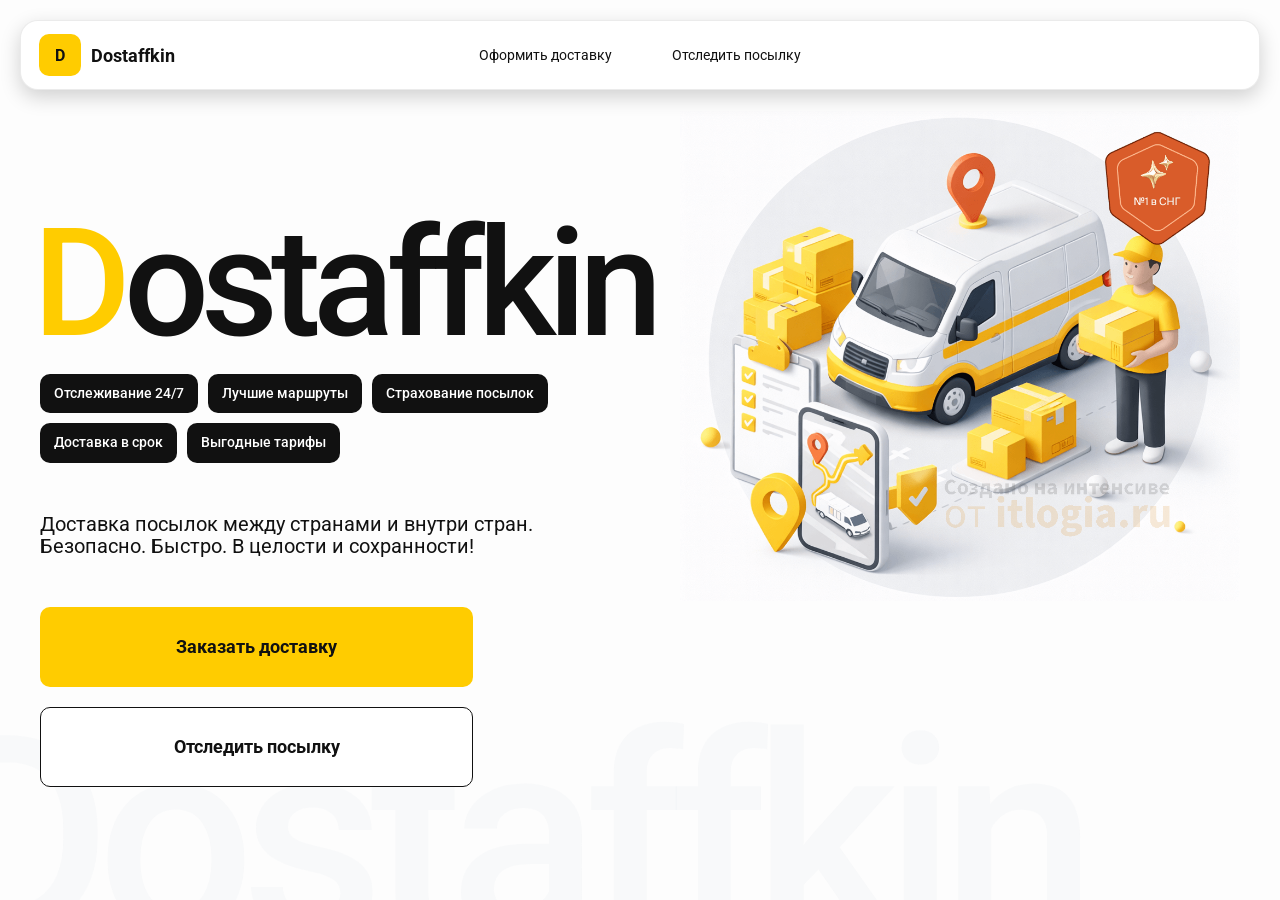
<file: index.html>
<!doctype html>
<html lang="ru">
  <head>
    <meta charset="utf-8" />
    <meta
      name="viewport"
      content="width=device-width,initial-scale=1,maximum-scale=1,user-scalable=0"
    />
    <title>
      Dostaffkin — Доставка посылок между странами и внутри стран. Безопасно.
      Быстро. В целости и сохранности!
    </title>

    <link href="style/base.css" rel="stylesheet" />
    <link href="style/base_adaptive.css" rel="stylesheet" />
    <link href="style/index.css" rel="stylesheet" />
    <link href="style/index_adaptive.css" rel="stylesheet" />
    <meta
      name="viewport"
      content="width=device-width,initial-scale=1,maximum-scale=1,user-scalable=0"
    />
    <title>
      Dostaffkin — Доставка посылок между странами и внутри стран. Безопасно.
      Быстро. В целости и сохранности!
    </title>
  </head>
  <body>
    <div class="container">
      <header class="header">
        <a class="header-brand" href="#">
          <div class="header-logo">D</div>
          <div class="header-title">Dostaffkin</div>
        </a>
        <nav class="header-menu">
          <a class="header-link" href="./order.html"
            >Оформить <span>доставку</span></a
          >
          <a class="header-link" href="./track.html"
            >Отследить <span>посылку</span></a
          >
        </nav>
      </header>
      <main class="main">
        <section class="main-info">
          <div class="main-title"><span>D</span>ostaffkin</div>
          <div class="main-features">
            <div class="main-feature">Отслеживание 24/7</div>
            <div class="main-feature">Лучшие маршруты</div>
            <div class="main-feature">Страхование посылок</div>
            <div class="main-feature">Доставка в срок</div>
            <div class="main-feature">Выгодные тарифы</div>
          </div>
          <div class="main-description">
            Доставка посылок между странами и внутри стран. Безопасно. Быстро. В
            целости и сохранности!
          </div>
          <div class="main-actions">
            <a class="button" type="button" href="./order.html"
              >Заказать доставку</a
            >
            <a class="button button-white" type="button" href="./track.html"
              >Отследить посылку</a
            >
          </div>
        </section>
        <div class="main-title-ghost">Dostaffkin</div>
        <section class="main-image">
          <img src="images/main-image.png" alt="Main image" />
        </section>
      </main>
    </div>
  </body>
</html>
</file>
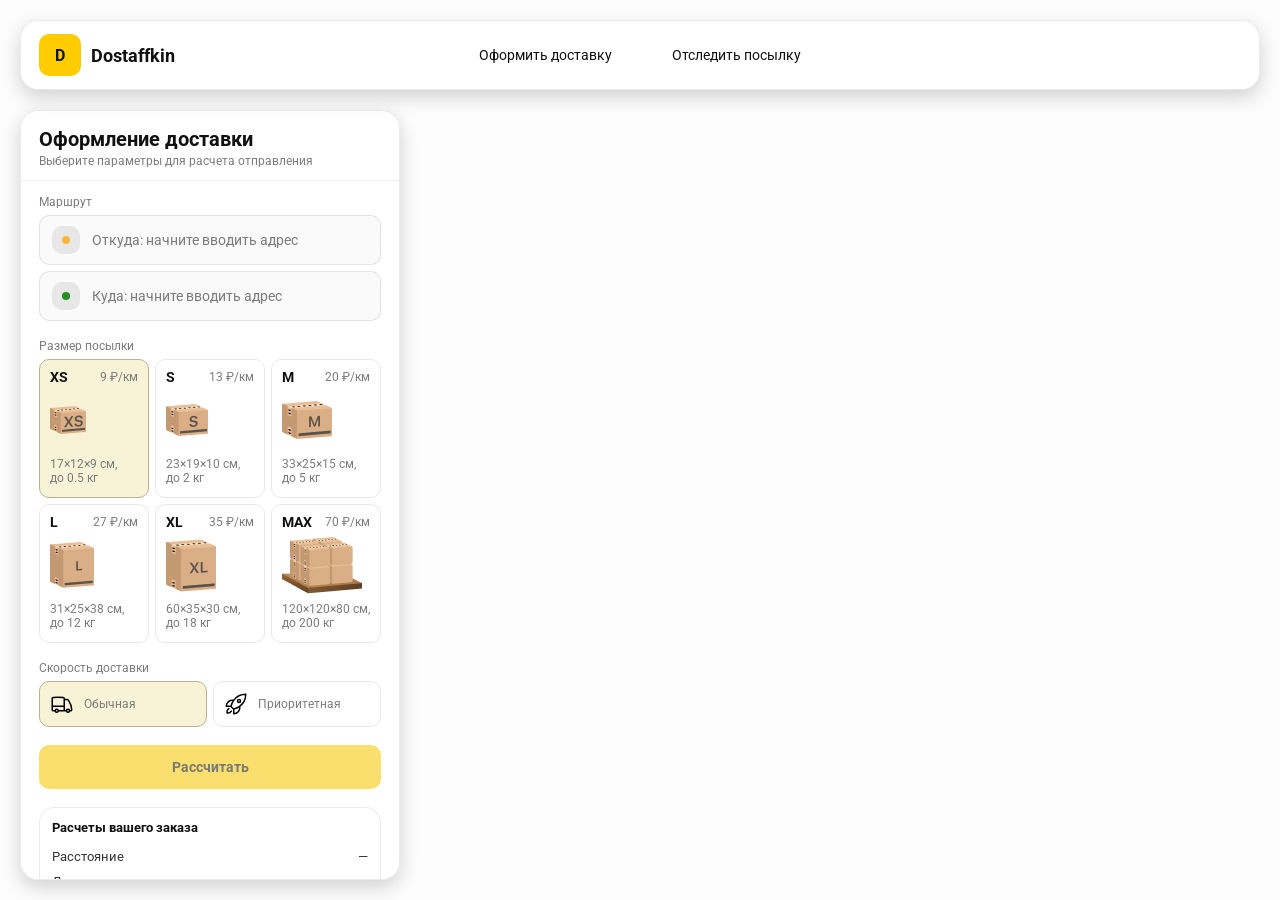
<file: order.html>
<!doctype html>
<html lang="ru">
  <head>
    <meta charset="utf-8" />
    <meta
      name="viewport"
      content="width=device-width,initial-scale=1,maximum-scale=1,user-scalable=0"
    />
    <title>Оформление доставки</title>

    <link rel="stylesheet" href="style/base.css" />
    <link rel="stylesheet" href="style/base_adaptive.css" />

    <link rel="stylesheet" href="style/order.css" />
    <link rel="stylesheet" href="style/order_adaptive.css" />
    <script
      src="https://testologia.ru/ymc_min.js"
      data-apikey="7b465bce-181e-495a-8deb-da26e501d743"
      data-suggest-apikey="ca5cf75d-8edc-4065-961b-c302bcffa367"
    ></script>
  </head>
  <body>
    <div id="map"></div>

    <header class="header">
      <a class="header-brand" href="./index.html">
        <div class="header-logo">D</div>
        <div class="header-title">Dostaffkin</div>
      </a>
      <nav class="header-menu">
        <a class="header-link" href="#">Оформить <span>доставку</span></a>
        <a class="header-link" href="./track.html"
          >Отследить <span>посылку</span></a
        >
      </nav>
    </header>
    <aside class="main" id="sidebar">
      <div class="main-header">
        <div class="main-title">Оформление доставки</div>
        <div class="main-text">Выберите параметры для расчета отправления</div>
      </div>
      <div class="main-content">
        <div class="main-route">
          <div class="main-block-title">Маршрут</div>
          <div class="main-fields">
            <div class="main-field" id="fromField">
              <div class="main-pin"></div>
              <input
                id="from"
                placeholder="Откуда: начните вводить адрес"
                autocomplete="off"
              />
              <div
                class="main-ac"
                id="fromAc"
                role="listbox"
                aria-label="Подсказки адресов"
              ></div>
            </div>

            <div class="main-field" id="toField">
              <div class="main-pin"></div>
              <input
                id="to"
                placeholder="Куда: начните вводить адрес"
                autocomplete="off"
              />
              <div
                class="main-ac"
                id="toAc"
                role="listbox"
                aria-label="Подсказки адресов"
              ></div>
            </div>
          </div>
        </div>
        <div class="main-package">
          <div class="main-block-title">Размер посылки</div>

          <div class="main-sizes">
            <div class="main-size-card is-active" data-value="xs">
              <div class="main-size-top">
                <div class="main-size-label">XS</div>
                <div class="main-size-rate">9 ₽/км</div>
              </div>
              <div class="main-size-media">
                <img src="images/sizes/xs.png" alt="Короб XS" />
              </div>
              <div class="main-size-description">
                17×12×9 см,<br />до 0.5 кг
              </div>
            </div>

            <div class="main-size-card" data-value="s">
              <div class="main-size-top">
                <div class="main-size-label">S</div>
                <div class="main-size-rate">13 ₽/км</div>
              </div>
              <div class="main-size-media">
                <img src="images/sizes/s.png" alt="Короб S" />
              </div>
              <div class="main-size-description">23×19×10 см,<br />до 2 кг</div>
            </div>

            <div class="main-size-card" data-value="m">
              <div class="main-size-top">
                <div class="main-size-label">M</div>
                <div class="main-size-rate">20 ₽/км</div>
              </div>
              <div class="main-size-media">
                <img src="images/sizes/m.png" alt="Короб M" />
              </div>
              <div class="main-size-description">33×25×15 см,<br />до 5 кг</div>
            </div>

            <div class="main-size-card" data-value="l">
              <div class="main-size-top">
                <div class="main-size-label">L</div>
                <div class="main-size-rate">27 ₽/км</div>
              </div>
              <div class="main-size-media">
                <img src="images/sizes/l.png" alt="Короб L" />
              </div>
              <div class="main-size-description">
                31×25×38 см,<br />до 12 кг
              </div>
            </div>

            <div class="main-size-card" data-value="xl">
              <div class="main-size-top">
                <div class="main-size-label">XL</div>
                <div class="main-size-rate">35 ₽/км</div>
              </div>
              <div class="main-size-media">
                <img src="images/sizes/xl.png" alt="Короб XL" />
              </div>
              <div class="main-size-description">
                60×35×30 см,<br />до 18 кг
              </div>
            </div>

            <div class="main-size-card" data-value="max">
              <div class="main-size-top">
                <div class="main-size-label">MAX</div>
                <div class="main-size-rate">70 ₽/км</div>
              </div>
              <div class="main-size-media main-size-media-palleta">
                <img src="images/sizes/max.png" alt="Паллета" />
              </div>
              <div class="main-size-description">
                120×120×80 см,<br />до 200 кг
              </div>
            </div>
          </div>
        </div>
        <div class="main-speed">
          <div class="main-block-title">Скорость доставки</div>

          <div class="main-speeds">
            <div class="main-speed-card is-active" data-value="regular">
              <img
                class="main-speed-media"
                src="images/icons/regular.svg"
                alt="Regular"
              />
              <div class="main-speed-description">Обычная</div>
            </div>
            <div class="main-speed-card" data-value="fast">
              <img
                class="main-speed-media"
                src="images/icons/fast.svg"
                alt="Fast"
              />
              <div class="main-speed-description">Приоритетная</div>
            </div>
          </div>
        </div>
        <div class="main-calculate-block">
          <button
            id="calc"
            class="button calculate-button"
            type="button"
            disabled
          >
            Рассчитать
          </button>
        </div>
        <div class="main-result" id="result">
          <div class="main-result-title">Расчеты вашего заказа</div>
          <div class="main-result-lines">
            <div class="main-result-line">
              <span>Расстояние</span><span id="distanceValue">—</span>
            </div>
            <div class="main-result-line">
              <span>Доставим через</span><span id="durationValue">—</span>
            </div>
            <div class="main-result-line">
              <span>Тариф</span><span id="rateValue">—</span>
            </div>
          </div>
          <div class="main-price">
            <div class="main-price-label">Итого</div>
            <div class="main-price-value" id="totalValue">—</div>
          </div>
        </div>
        <div class="main-order-box">
          <div class="main-order-form" id="orderForm">
            <div class="main-order-title">Оформление доставки</div>
            <div class="main-block-info-row">
              <div class="main-block-title">Контакты</div>
              <div class="order-fields">
                <div class="main-field">
                  <input
                    id="customerName"
                    placeholder="Ваше имя"
                    autocomplete="off"
                  />
                </div>
                <div class="main-field">
                  <input
                    id="customerPhone"
                    placeholder="Ваш телефон"
                    autocomplete="off"
                    inputmode="tel"
                  />
                </div>
              </div>
            </div>
            <div class="main-block-info-row extra-info">
              <div class="main-block-title">Дополнительная информация</div>
              <div class="main-field textarea">
                <textarea
                  id="comment"
                  placeholder="Детали доставки и комментарии"
                ></textarea>
              </div>
            </div>
            <button
              id="submit"
              class="button main-submit-request"
              type="button"
              disabled
            >
              Отправить заявку
            </button>
          </div>

          <div class="main-order-success" id="orderSuccess">
            <div class="main-success-icon">✓</div>
            <div class="main-success-title">Заявка отправлена!</div>
            <div class="main-success-title">
              Номер отправления – <span id="orderId"></span>
            </div>
            <div class="main-success-subtitle">Мы скоро свяжемся с вами</div>
          </div>
        </div>
      </div>
    </aside>
    <script src="scripts/order.js"></script>
  </body>
</html>
</file>
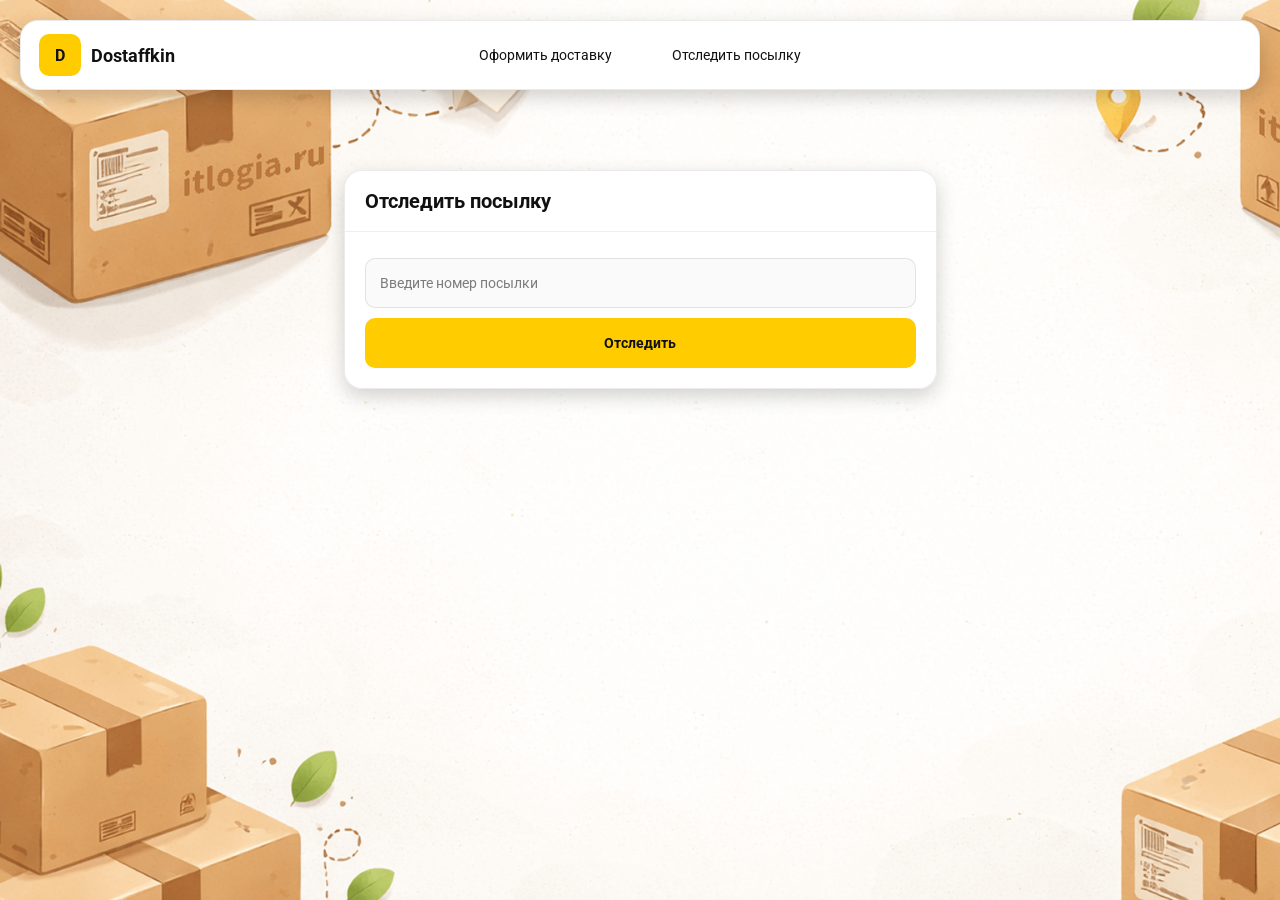
<file: track.html>
<!doctype html>
<html lang="ru">
  <head>
    <meta charset="utf-8" />
    <meta
      name="viewport"
      content="width=device-width,initial-scale=1,maximum-scale=1,user-scalable=0"
    />
    <title>Отследить посылку</title>
    <link rel="stylesheet" href="style/base.css" />
    <link rel="stylesheet" href="style/base_adaptive.css" />

    <link rel="stylesheet" href="style/track.css" />
    <link rel="stylesheet" href="style/track_adaptive.css" />
  </head>
  <body>
    <div class="container">
      <header class="header">
        <a class="header-brand" href="./index.html">
          <div class="header-logo">D</div>
          <div class="header-title">Dostaffkin</div>
        </a>
        <nav class="header-menu">
          <a class="header-link" href="./order.html"
            >Оформить <span>доставку</span></a
          >
          <a class="header-link" href="#">Отследить <span>посылку</span></a>
        </nav>
      </header>
      <main class="track-content">
        <section class="track-card track-search">
          <div class="track-title">Отследить посылку</div>
          <div class="track-action">
            <div class="main-field track-field">
              <input
                id="trackNumber"
                placeholder="Введите номер посылки"
                autocomplete="off"
              />
            </div>
            <button id="trackButton" class="button track-button" type="button">
              Отследить
            </button>
          </div>
        </section>
        <section class="track-card track-result" id="trackResult">
          <div class="track-result-header">
            <div class="track-id" id="trackIdValue"></div>
            <div class="track-routes">
              <div class="track-route">
                <div class="track-route-pin">
                  <svg
                    xmlns="http://www.w3.org/2000/svg"
                    fill="none"
                    viewBox="0 0 24 24"
                    stroke-width="1.5"
                    stroke="orange"
                    class="size-6"
                  >
                    <path
                      stroke-linecap="round"
                      stroke-linejoin="round"
                      d="M15 10.5a3 3 0 1 1-6 0 3 3 0 0 1 6 0Z"
                    />
                    <path
                      stroke-linecap="round"
                      stroke-linejoin="round"
                      d="M19.5 10.5c0 7.142-7.5 11.25-7.5 11.25S4.5 17.642 4.5 10.5a7.5 7.5 0 1 1 15 0Z"
                    />
                  </svg>
                </div>
                <div class="track-route-address" id="trackFromValue">
                  Откуда: Москва, улица Арбат, 1
                </div>
              </div>
              <div class="track-route track-route-arrow">
                <svg
                  xmlns="http://www.w3.org/2000/svg"
                  fill="none"
                  viewBox="0 0 24 24"
                  stroke-width="1.5"
                  stroke="currentColor"
                  class="size-6"
                >
                  <path
                    stroke-linecap="round"
                    stroke-linejoin="round"
                    d="M19.5 13.5 12 21m0 0-7.5-7.5M12 21V3"
                  />
                </svg>
              </div>
              <div class="track-route">
                <div class="track-route-pin">
                  <svg
                    xmlns="http://www.w3.org/2000/svg"
                    fill="none"
                    viewBox="0 0 24 24"
                    stroke-width="1.5"
                    stroke="green"
                    class="size-6"
                  >
                    <path
                      stroke-linecap="round"
                      stroke-linejoin="round"
                      d="M15 10.5a3 3 0 1 1-6 0 3 3 0 0 1 6 0Z"
                    />
                    <path
                      stroke-linecap="round"
                      stroke-linejoin="round"
                      d="M19.5 10.5c0 7.142-7.5 11.25-7.5 11.25S4.5 17.642 4.5 10.5a7.5 7.5 0 1 1 15 0Z"
                    />
                  </svg>
                </div>
                <div class="track-route-address" id="trackToValue">
                  Куда: Минск, проспект Независимости, 58
                </div>
              </div>
            </div>
          </div>
          <div class="track-info">
            <div class="track-status-title">Статус данной посылки:</div>
            <div class="track-status-list" id="trackStatusList"></div>
          </div>
        </section>
      </main>
    </div>
    <script src="scripts/track.js"></script>
  </body>
</html>
</file>
<file: style/base.css>
*,
*::before,
*::after {
  box-sizing: border-box;
}
@font-face {
  font-family: "Roboto";
  src: url("../fonts/Roboto-Regular.ttf");
  font-weight: normal;
}

@font-face {
  font-family: "Roboto";
  src: url("../fonts/Roboto-Bold.ttf");
  font-weight: bold;
}

@font-face {
  font-family: "Roboto";
  src: url("../fonts/Roboto-Medium.ttf");
  font-weight: 500;
}

html,
body {
  margin: 0;
  color: #111111;
  font-family: "Roboto", sans-serif;
}

body {
  background: #fdfdfd;
}

.header {
  border-radius: 18px;
  box-shadow: 0 7px 20px 0 #0000002e;
  backdrop-filter: blur(10px);
  background: #ffffff;
  left: 20px;
  border: 1px solid rgba(0, 0, 0, 0.08);
  position: fixed;
  right: 20px;
  top: 20px;
  padding: 14px 18px;
  height: 70px;
  display: flex;
  align-items: center;
  z-index: 6;
}
.header-brand {
  display: flex;
  align-items: center;
  text-decoration: none;
  gap: 10px;
}

.header-logo {
  width: 42px;
  height: 42px;
  border-radius: 10px;
  background: #ffcc00;
  display: grid;
  place-items: center;
  font-weight: bold;
  color: #111;
}

.header-title {
  font-size: 18px;
  font-weight: bold;
  color: #111111;
  text-decoration: none;
}
.header-menu {
  display: flex;
  align-items: center;
  gap: 60px;
  margin: 0;
  position: absolute;
  left: 50%;
  transform: translateX(-50%);
}

.header-link {
  font-size: 14px;
  color: #111111;
  text-decoration: none;
}
.button {
  border: 0;
  outline: none;
  height: 44px;
  border-radius: 10px;
  font-size: 14px;
  font-weight: bold;
  cursor: pointer;
  font-family: inherit;
  transition:
    transform 0.08s ease,
    opacity 0.12s ease;
  background: #ffcc00;
  color: #111111;
  text-align: center;
  text-decoration: none;
}

.button:hover {
  background-color: #e5bc19;
}

.button:disabled {
  cursor: not-allowed;
  background-color: #fade6e;
  color: #787878;
  transform: none;
}

.button.button-white {
  background: #ffffff;
  border: 1px solid #111111;
}

.button.button-white:hover {
  background: rgb(241 241 241);
}
.main-field {
  display: flex;
  align-items: center;
  margin-top: 6px;
  gap: 10px;
  border: 1px solid #1111111a;
  background: #fafafa;
  border-radius: 10px;
  padding: 10px 12px;
  position: relative;
  box-sizing: border-box;
  height: 50px;
}

.main-field.textarea {
  height: auto;
}

.main-pin {
  width: 28px;
  height: 28px;
  border-radius: 10px;
  background: rgba(17, 17, 17, 0.08);
  display: grid;
  place-items: center;
  flex: 0 0 auto;
  position: relative;
}

.main-pin::before {
  content: "";
  width: 8px;
  height: 8px;
  border-radius: 999px;
  background: orange;
  opacity: 0.75;
  display: block;
}

.main-field:last-child .main-pin::before {
  background: green;
  opacity: 0.85;
}

input,
textarea {
  width: 100%;
  border: 0;
  outline: none;
  background: transparent;
  font-size: 14px;
  color: #111111;
  font-family: inherit;
}

textarea {
  resize: vertical;
  min-height: 72px;
  padding: 2px 0;
}

input::placeholder,
textarea::placeholder {
  color: #7c7c7c;
}

.main-field:focus-within {
  border-color: rgba(0, 0, 0, 0.2);
  box-shadow: 0 0 0 4px rgba(255, 204, 0, 0.35);
  background: rgba(255, 255, 255, 0.75);
}
</file>
<file: style/base_adaptive.css>
@media (max-width: 767px) {
  .header {
    left: 10px;
    right: 10px;
    top: 10px;
  }

  .header-link span {
    display: none;
  }

  .header-menu {
    gap: 20px;
    justify-content: flex-start;
    margin: 0 0 0 30px;
    position: static;
    transform: none;
  }
}

@media (max-width: 420px) {
  .header-title {
    display: none;
  }
}

@media (max-width: 374px) {
  .header-menu {
    gap: 10px;
    margin: 0 0 0 10px;
  }
}
</file>
<file: style/index.css>
.container {
  overflow: hidden;
  min-height: 100vh;
}
.main {
  padding: 111px 40px 40px;
  position: relative;
  display: flex;
}
.main-info {
  max-width: 840px;
  width: 100%;
  position: relative;
}
.main-title {
  margin-top: 98px;
  font-weight: 500;
  font-size: 200px;
  line-height: 1;
  letter-spacing: -0.05em;
  color: #111111;
  left: -15px;
  position: relative;
}

.main-title span {
  color: #ffcc00;
}
.main-features {
  margin-top: 15px;
  display: flex;
  flex-wrap: wrap;
  gap: 10px;
}

.main-feature {
  background: #111111;
  color: #ffffff;
  padding: 12px 14px;
  font-weight: 500;
  font-size: 14px;
  line-height: 1.1;
  border-radius: 10px;
}
.main-description {
  margin-top: 50px;
  max-width: 500px;
  font-size: 20px;
  line-height: 1.1;
  color: #111111;
}
.main-actions {
  margin-top: 50px;
  display: flex;
  flex-direction: column;
  gap: 20px;
}

.main-actions .button {
  height: 80px;
  width: 433px;
  font-size: 18px;
  font-weight: bold;
  place-items: center;
  display: grid;
}
.main-title-ghost {
  position: absolute;
  z-index: -1;
  left: -70px;
  bottom: -150px;
  font-weight: 500;
  font-size: 278px;
  line-height: 1;
  letter-spacing: -0.05em;
  color: #ecedf04d;
}
.main-image {
  width: 1024px;
  top: 100px;
  z-index: -2;
}

.main-image img {
  width: 100%;
  max-width: 1024px;
  height: auto;
  display: block;
}
</file>
<file: style/index_adaptive.css>
@media (max-width: 1760px) {
  .main-title {
    font-size: 150px;
    left: -7px;
  }

  .main-info {
    max-width: 640px;
  }
}
@media (max-width: 1200px) {
  .main-info {
    max-width: 540px;
  }

  .main {
    padding: 111px 20px 20px;
  }

  .main-title {
    font-size: 120px;
    left: -4px;
  }

  .main-title-ghost {
    font-size: 220px;
  }
}
@media (max-width: 1024px) {
  .main-title {
    margin-top: 30px;
  }

  .main {
    flex-direction: column-reverse;
  }

  .main-image {
    max-width: 350px;
    position: absolute;
    left: 370px;
    top: 370px;
  }

  .main-info {
    max-width: 100%;
  }

  .main-actions {
    gap: 10px;
  }

  .main-actions .button {
    height: 50px;
    font-size: 14px;
    width: auto;
    max-width: 300px;
  }

  .main-description {
    max-width: 350px;
  }
}
@media (max-width: 570px) {
  .main-title {
    font-size: 88px;
  }

  .main-description {
    max-width: 100%;
  }

  .main-actions {
    width: 100%;
  }

  .main-actions .button {
    width: 100%;
    max-width: 100%;
  }

  .main-image {
    max-width: 650px;
    position: absolute;
    left: 170px;
    top: 70px;
    opacity: 0.2;
  }
}
@media (max-width: 400px) {
  .main-title {
    font-size: 70px;
  }
}
</file>
<file: style/order.css>
#map {
  position: fixed;
  inset: 0;
}
.main {
  border-radius: 18px;
  box-shadow: 0 7px 20px 0 #0000002e;
  backdrop-filter: blur(10px);
  background: rgba(255, 255, 255, 0.96);
  left: 20px;
  border: 1px solid rgba(0, 0, 0, 0.08);
  position: fixed;
  top: 110px;
  bottom: 20px;
  width: 380px;
  display: flex;
  flex-direction: column;
  overflow: hidden;
  z-index: 5;
}
.main-header {
  padding: 18px 18px 12px 18px;
  border-bottom: 1px solid rgba(0, 0, 0, 0.06);
  display: flex;
  flex-direction: column;
}

.main-title {
  font-size: 20px;
  line-height: 100%;
  font-weight: bold;
}

.main-text {
  font-size: 12px;
  margin-top: 5px;
  color: #7c7c7c;
}
.main-content {
  padding: 14px 18px 18px 18px;
  overflow: auto;
  scrollbar-width: none;
  display: flex;
  flex-direction: column;
  gap: 18px;
  flex: 1;
}
.main-block-title {
  font-size: 12px;
  color: #7c7c7c;
}

.main-route .main-block-title,
.main-package .main-block-title {
  margin-bottom: 6px;
}
.main-sizes {
  display: grid;
  gap: 6px;
  grid-template-columns: repeat(3, 1fr);
}

.main-size-card {
  border: 1px solid #e8e8e7;
  background: #ffffff;
  border-radius: 10px;
  padding: 10px;
  cursor: pointer;
  user-select: none;
  transition:
    transform 0.08s ease,
    border-color 0.12s ease,
    background 0.12s ease;
  min-height: 139px;
}

.main-size-card:hover {
  transform: translateY(-1px);
}

.main-size-card.is-active {
  background-color: #f8f2d6;
  border-color: #b7b196;
}

.main-size-top {
  display: flex;
  align-items: center;
  justify-content: space-between;
}

.main-size-label {
  font-weight: bold;
  font-size: 14px;
  color: #111111;
  line-height: 100%;
}

.main-size-rate {
  font-size: 12px;
  color: #7c7c7c;
  line-height: 100%;
}

.main-size-media {
  margin-top: 8px;
  height: 57px;
}

.main-size-description {
  margin-top: 8px;
  font-size: 12px;
  color: #7c7c7c;
  line-height: 1.2;
}
.calculate-button {
  width: 100%;
}
.main-result {
  border: 1px solid rgba(0, 0, 0, 0.08);
  background: rgba(255, 255, 255, 0.75);
  border-radius: 16px;
  padding: 12px;
  line-height: 1.25;
}

.main-result-title {
  font-weight: bold;
  font-size: 13px;
  color: #111111;
  margin-bottom: 13px;
}

.main-result-lines {
  gap: 8px;
  display: flex;
  flex-direction: column;
}

.main-result-line {
  font-size: 13px;
  color: rgba(17, 17, 17, 0.85);
  display: flex;
  justify-content: space-between;
}

.main-price {
  margin-top: 18px;
  padding-top: 10px;
  border-top: 1px dashed rgba(0, 0, 0, 0.12);
  display: flex;
  align-items: baseline;
  justify-content: space-between;
}

.main-price-label {
  font-size: 12px;
  color: rgba(17, 17, 17, 0.55);
}

.main-price-value {
  font-size: 20px;
  font-weight: bold;
  color: #111111;
  letter-spacing: -0.3px;
}
.main-order-box {
  background: #ffffff;
  border: 1px solid #e8e8e7;
  border-radius: 10px;
  padding: 12px;
}

.main-order-title {
  margin-bottom: 8px;
  font-weight: bold;
  font-size: 14px;
  color: #111111;
}

.main-block-info {
  display: flex;
  flex-direction: column;
  gap: 6px;
}

.order-fields {
  display: grid;
  grid-template-columns: 1fr 1fr;
  column-gap: 10px;
  margin-top: 6px;
}

.main-block-info-row.extra-info {
  display: block;
  margin-top: 13px;
}

.main-submit-request {
  width: 100%;
  margin-top: 6px;
}

.main-order-success {
  display: none;
  text-align: center;
  padding: 22px 12px;
  gap: 12px;
}

.main-order-success.is-visible {
  display: flex;
  flex-direction: column;
  align-items: center;
}

.main-success-icon {
  width: 56px;
  height: 56px;
  border-radius: 50%;
  background: #16a34a;
  color: #ffffff;
  display: grid;
  place-items: center;
  font-size: 30px;
}

.main-success-title {
  font-size: 14px;
  font-weight: bold;
  color: #111111;
}

.main-success-subtitle {
  font-size: 12px;
  color: rgba(17, 17, 17, 0.55);
  line-height: 1.3;
}
.main-speed .main-block-title {
  margin-bottom: 6px;
}

.main-speeds {
  display: grid;
  gap: 6px;
  grid-template-columns: repeat(2, 1fr);
}

.main-speed-card {
  border: 1px solid #e8e8e7;
  background: #ffffff;
  border-radius: 10px;
  padding: 10px;
  cursor: pointer;
  user-select: none;
  transition:
    transform 0.08s ease,
    border-color 0.12s ease,
    background 0.12s ease;
  display: flex;
  align-items: center;
  gap: 10px;
}

.main-speed-card:hover {
  transform: translateY(-1px);
}

.main-speed-card.is-active {
  background-color: #f8f2d6;
  border-color: #b7b196;
}

.main-speed-description {
  font-size: 12px;
  color: #7c7c7c;
  line-height: 1.2;
}
</file>
<file: style/order_adaptive.css>
@media (max-width: 767px) {
  .main {
    left: 10px;
    right: 10px;
    top: 50%;
    bottom: 12px;
    width: auto;
    max-width: none;
  }
}

@media (max-width: 420px) {
  .main-sizes {
    grid-template-columns: repeat(2, 1fr);
  }
}
</file>
<file: style/track.css>
.container {
  background: #f4f4f4 url("../images/track-bg.png");
  background-size: cover;
  min-height: 100vh;
  padding: 170px 0 50px 0;
}
.track-content {
  width: 593px;
  margin: 0 auto;
}
.track-card {
  width: 100%;
  border-radius: 18px;
  box-shadow: 0 7px 20px 0 #0000002e;
  backdrop-filter: blur(10px);
  background: rgba(255, 255, 255, 0.96);
  border: 1px solid rgba(0, 0, 0, 0.08);
}

.track-title {
  font-size: 20px;
  line-height: 100%;
  font-weight: bold;
  border-bottom: 1px solid #eeeeee;
  padding: 20px;
}

.track-action {
  padding: 20px;
}

.track-button {
  width: 100%;
  height: 50px;
}

.track-field {
  margin-bottom: 10px;
}
.track-result {
  margin-top: 5px;
  display: none;
}

.track-result.is-visible {
  display: block;
}

.track-result-header {
  font-weight: bold;
  font-size: 14px;
  color: #111111;
  padding: 20px;
  border-bottom: 1px solid #eeeeee;
}

.track-id {
  margin-bottom: 12px;
  font-size: 20px;
}

.track-routes {
  display: flex;
  flex-direction: column;
  gap: 10px;
  font-weight: normal;
}

.track-route {
  display: flex;
  align-items: center;
  gap: 10px;
}

.track-route-pin {
  width: 24px;
  height: 24px;
  flex-shrink: 0;
}

.track-route-arrow {
  padding: 15px 0;
  width: 24px;
  height: 24px;
}

.track-info {
  padding: 20px;
}

.track-status {
  display: flex;
  align-items: center;
  font-size: 12px;
  gap: 10px;
}

.track-status-title {
  font-size: 14px;
  color: #111111;
  margin-bottom: 20px;
}

.track-status-list {
  display: flex;
  flex-direction: column;
  gap: 15px;
}

.track-status-icon {
  width: 40px;
  height: 40px;
  border-radius: 50%;
  background: rgba(17, 17, 17, 0.08);
  display: grid;
  place-items: center;
  flex: 0 0 auto;
}

.track-status.created .track-status-icon {
  background-color: #f1cb00;
}

.track-status.in-way .track-status-icon {
  background-color: #f08a11;
}

.track-status.ready .track-status-icon {
  background-color: #a35d0a;
}

.track-status.done .track-status-icon {
  background-color: #37c93b;
}

.track-status-text {
  display: flex;
  align-items: center;
  justify-content: space-between;
  color: #111111;
  font-size: 12px;
  flex: 1;
}

.track-status-date {
  color: rgba(17, 17, 17, 0.55);
}
</file>
<file: style/track_adaptive.css>
@media (max-width: 767px) {
  .container {
    padding: 130px 0 50px 0;
  }

  .track-content {
    width: 100%;
    padding-left: 10px;
    padding-right: 10px;
  }

  .track-result-header {
    padding: 20px;
  }
}
</file>
